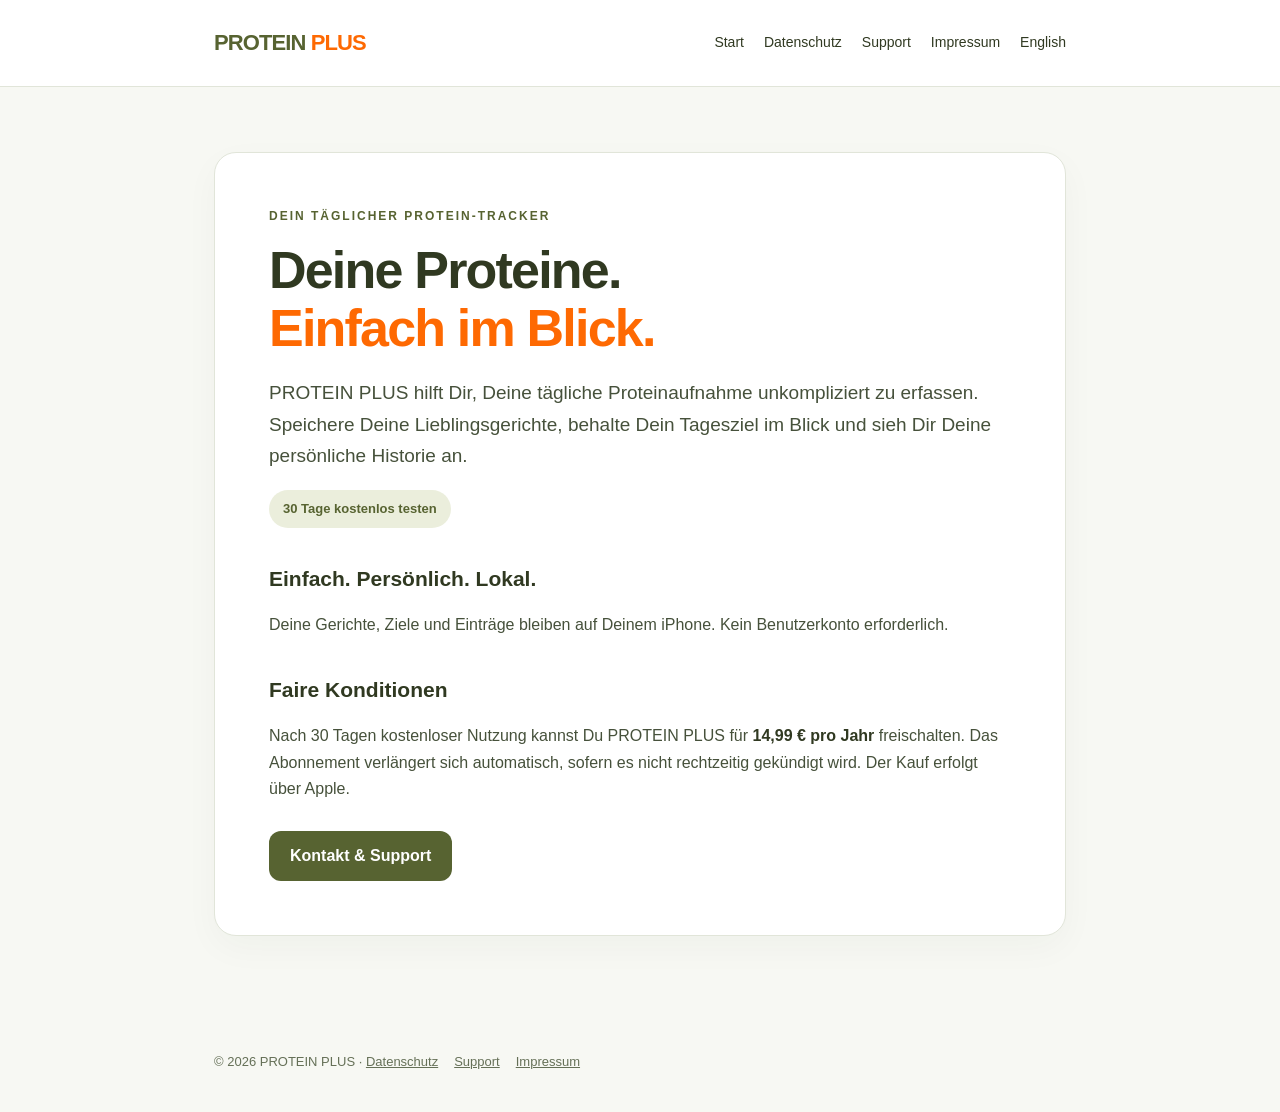
<file: index.html>
<!doctype html><html lang="de"><head><meta charset="utf-8"><meta name="viewport" content="width=device-width,initial-scale=1"><meta name="color-scheme" content="light"><meta name="description" content="PROTEIN PLUS – Proteinaufnahme einfach erfassen."><title>Start | PROTEIN PLUS</title><link rel="stylesheet" href="style.css"></head><body><header><div class="wrap nav"><a class="brand" href="index.html">PROTEIN <span>PLUS</span></a><nav aria-label="Navigation"><a href="index.html">Start</a><a href="datenschutz.html">Datenschutz</a><a href="support.html">Support</a><a href="impressum.html">Impressum</a><a href="index-en.html" hreflang="en" lang="en" aria-label="Read this page in English">English</a></nav></div></header><main><div class="wrap"><article class="card"><div class="eyebrow">Dein täglicher Protein-Tracker</div><h1>Deine Proteine.<br><span class="accent">Einfach im Blick.</span></h1><p class="lead">PROTEIN PLUS hilft Dir, Deine tägliche Proteinaufnahme unkompliziert zu erfassen. Speichere Deine Lieblingsgerichte, behalte Dein Tagesziel im Blick und sieh Dir Deine persönliche Historie an.</p><span class="pill">30 Tage kostenlos testen</span><h2>Einfach. Persönlich. Lokal.</h2><p>Deine Gerichte, Ziele und Einträge bleiben auf Deinem iPhone. Kein Benutzerkonto erforderlich.</p><h2>Faire Konditionen</h2><p>Nach 30 Tagen kostenloser Nutzung kannst Du PROTEIN PLUS für <strong>14,99 € pro Jahr</strong> freischalten. Das Abonnement verlängert sich automatisch, sofern es nicht rechtzeitig gekündigt wird. Der Kauf erfolgt über Apple.</p><a class="button" href="support.html">Kontakt & Support</a></article></div></main><footer><div class="wrap">© 2026 PROTEIN PLUS · <a href="datenschutz.html">Datenschutz</a><a href="support.html">Support</a><a href="impressum.html">Impressum</a></div></footer></body></html>
</file>
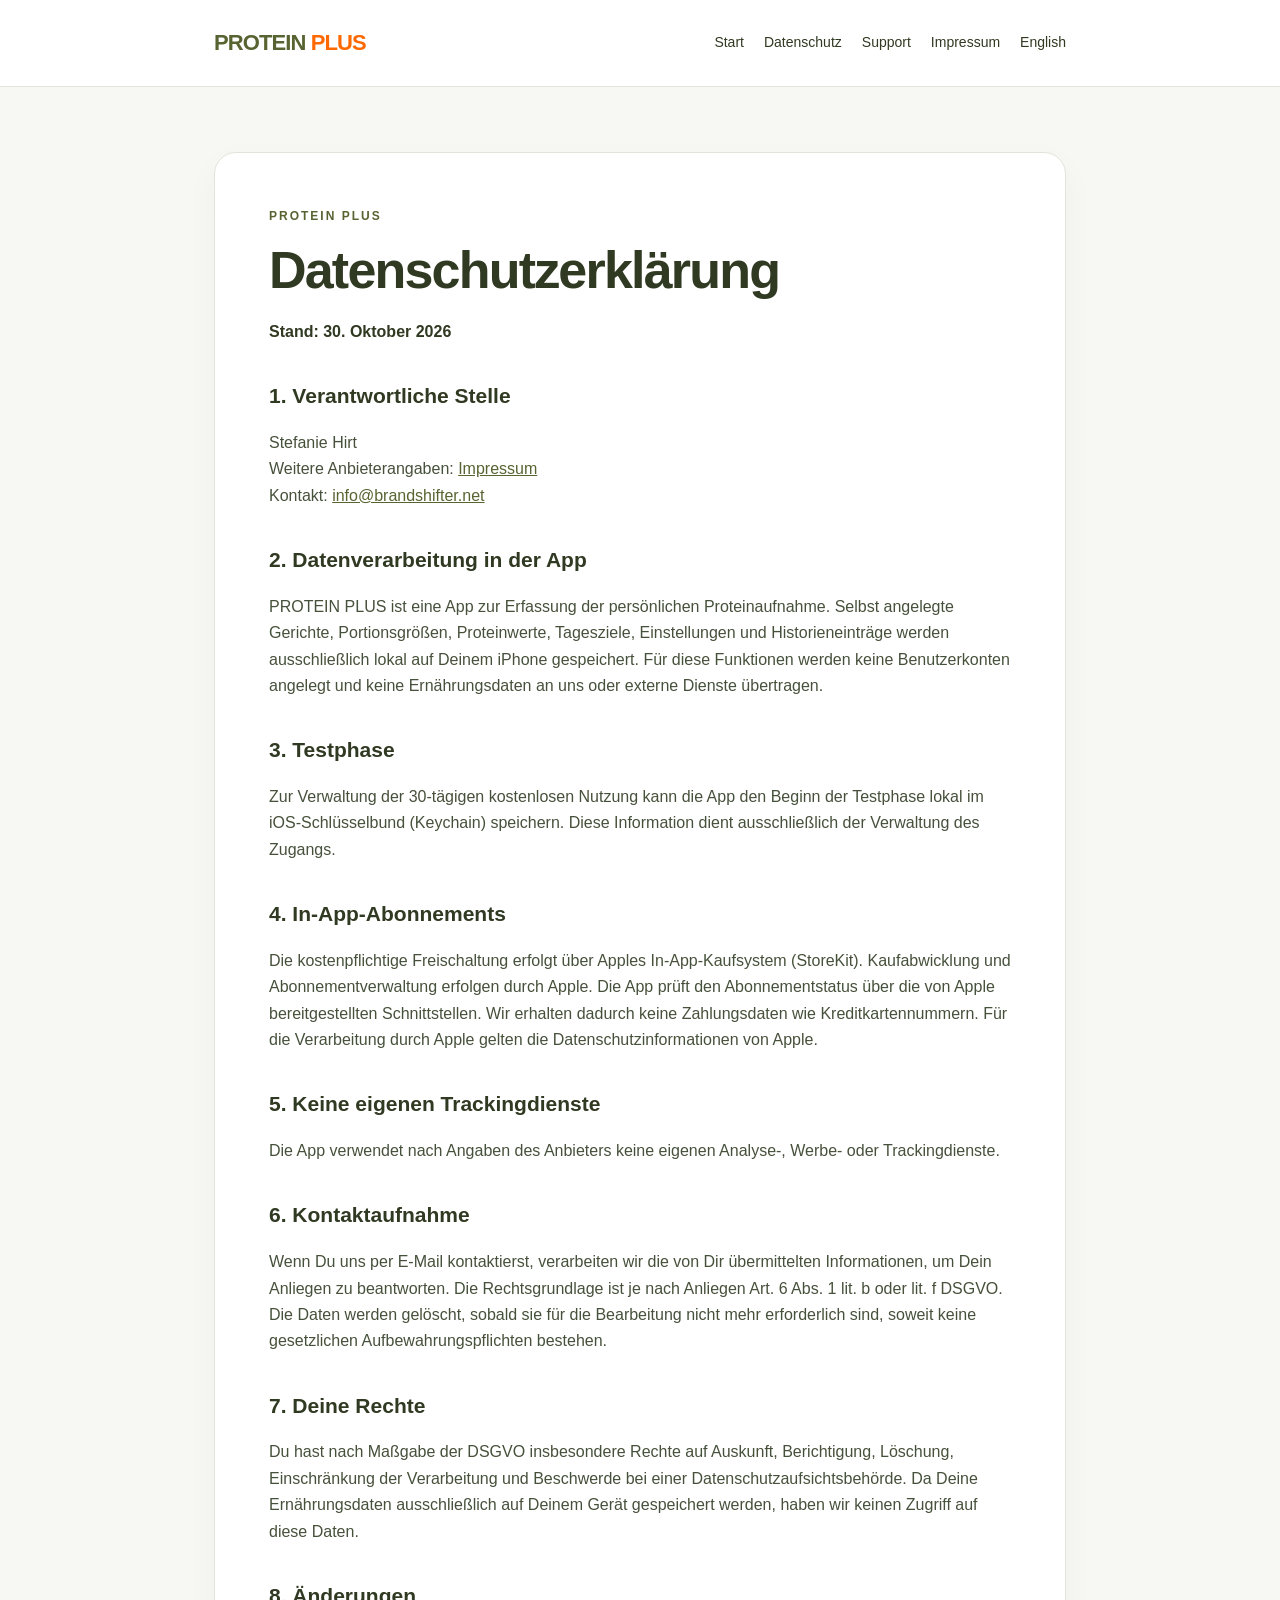
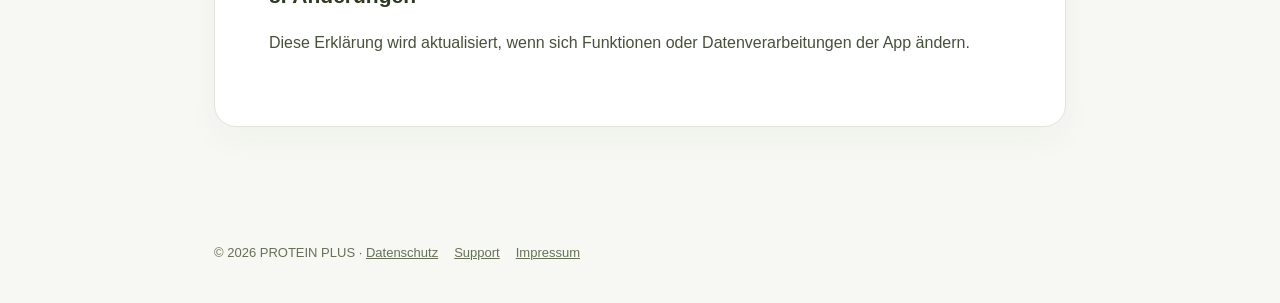
<file: datenschutz.html>
<!doctype html><html lang="de"><head><meta charset="utf-8"><meta name="viewport" content="width=device-width,initial-scale=1"><meta name="color-scheme" content="light"><meta name="description" content="PROTEIN PLUS – Proteinaufnahme einfach erfassen."><title>Datenschutz | PROTEIN PLUS</title><link rel="stylesheet" href="style.css"></head><body><header><div class="wrap nav"><a class="brand" href="index.html">PROTEIN <span>PLUS</span></a><nav aria-label="Navigation"><a href="index.html">Start</a><a href="datenschutz.html">Datenschutz</a><a href="support.html">Support</a><a href="impressum.html">Impressum</a><a href="privacy-en.html" hreflang="en" lang="en" aria-label="Read this page in English">English</a></nav></div></header><main><div class="wrap"><article class="card"><div class="eyebrow">PROTEIN PLUS</div><h1>Datenschutzerklärung</h1><p><strong>Stand: 30. Oktober 2026</strong></p><h2>1. Verantwortliche Stelle</h2><p>Stefanie Hirt<br>Weitere Anbieterangaben: <a href="impressum.html">Impressum</a><br>Kontakt: <a href="mailto:info@brandshifter.net">info@brandshifter.net</a></p><h2>2. Datenverarbeitung in der App</h2><p>PROTEIN PLUS ist eine App zur Erfassung der persönlichen Proteinaufnahme. Selbst angelegte Gerichte, Portionsgrößen, Proteinwerte, Tagesziele, Einstellungen und Historieneinträge werden ausschließlich lokal auf Deinem iPhone gespeichert. Für diese Funktionen werden keine Benutzerkonten angelegt und keine Ernährungsdaten an uns oder externe Dienste übertragen.</p><h2>3. Testphase</h2><p>Zur Verwaltung der 30-tägigen kostenlosen Nutzung kann die App den Beginn der Testphase lokal im iOS-Schlüsselbund (Keychain) speichern. Diese Information dient ausschließlich der Verwaltung des Zugangs.</p><h2>4. In-App-Abonnements</h2><p>Die kostenpflichtige Freischaltung erfolgt über Apples In-App-Kaufsystem (StoreKit). Kaufabwicklung und Abonnementverwaltung erfolgen durch Apple. Die App prüft den Abonnementstatus über die von Apple bereitgestellten Schnittstellen. Wir erhalten dadurch keine Zahlungsdaten wie Kreditkartennummern. Für die Verarbeitung durch Apple gelten die Datenschutzinformationen von Apple.</p><h2>5. Keine eigenen Trackingdienste</h2><p>Die App verwendet nach Angaben des Anbieters keine eigenen Analyse-, Werbe- oder Trackingdienste.</p><h2>6. Kontaktaufnahme</h2><p>Wenn Du uns per E-Mail kontaktierst, verarbeiten wir die von Dir übermittelten Informationen, um Dein Anliegen zu beantworten. Die Rechtsgrundlage ist je nach Anliegen Art. 6 Abs. 1 lit. b oder lit. f DSGVO. Die Daten werden gelöscht, sobald sie für die Bearbeitung nicht mehr erforderlich sind, soweit keine gesetzlichen Aufbewahrungspflichten bestehen.</p><h2>7. Deine Rechte</h2><p>Du hast nach Maßgabe der DSGVO insbesondere Rechte auf Auskunft, Berichtigung, Löschung, Einschränkung der Verarbeitung und Beschwerde bei einer Datenschutzaufsichtsbehörde. Da Deine Ernährungsdaten ausschließlich auf Deinem Gerät gespeichert werden, haben wir keinen Zugriff auf diese Daten.</p><h2>8. Änderungen</h2><p>Diese Erklärung wird aktualisiert, wenn sich Funktionen oder Datenverarbeitungen der App ändern.</p></article></div></main><footer><div class="wrap">© 2026 PROTEIN PLUS · <a href="datenschutz.html">Datenschutz</a><a href="support.html">Support</a><a href="impressum.html">Impressum</a></div></footer></body></html>
</file>
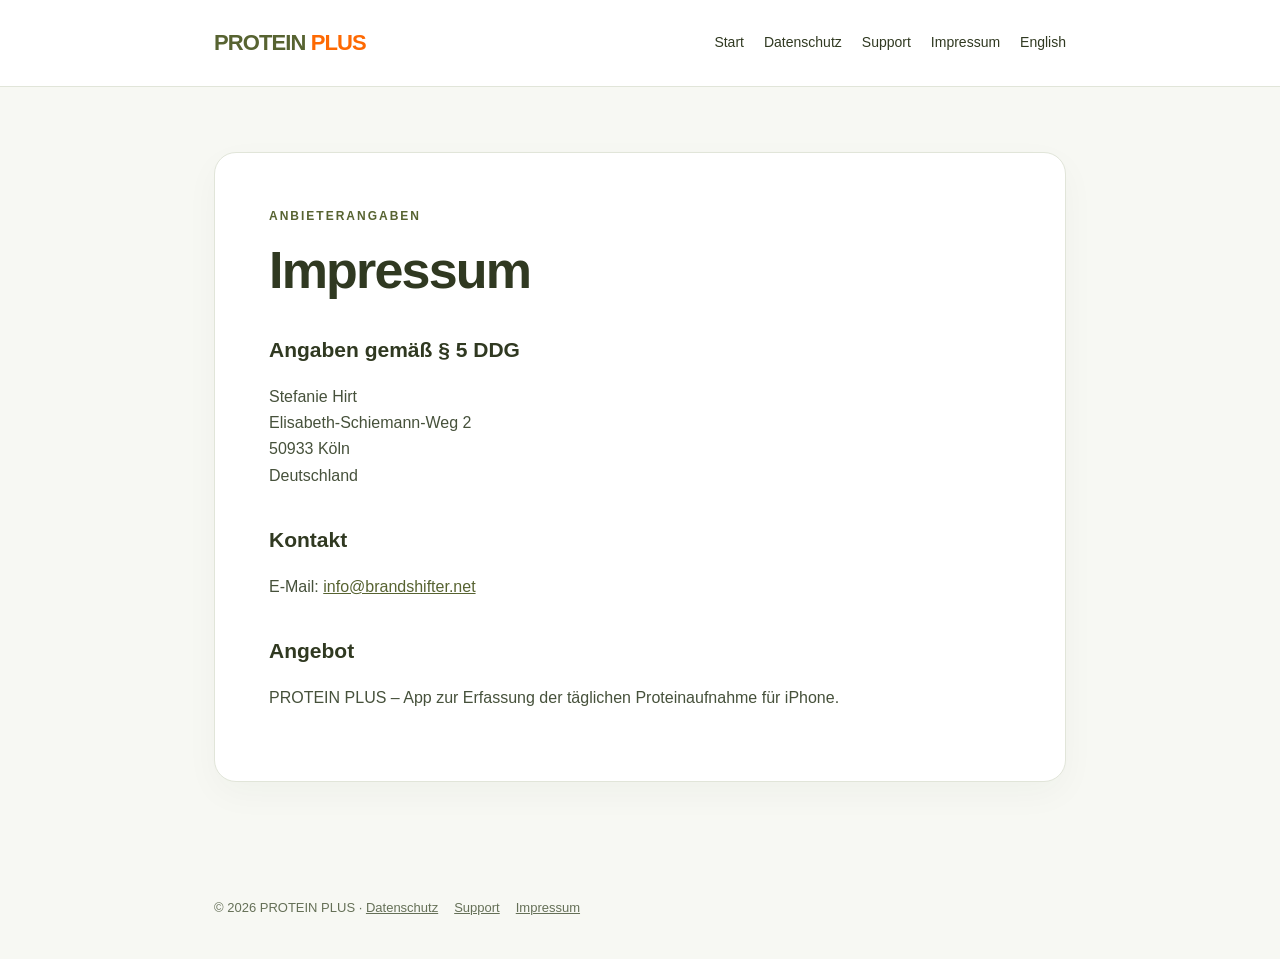
<file: impressum.html>
<!doctype html><html lang="de"><head><meta charset="utf-8"><meta name="viewport" content="width=device-width,initial-scale=1"><meta name="color-scheme" content="light"><meta name="description" content="PROTEIN PLUS – Proteinaufnahme einfach erfassen."><title>Impressum | PROTEIN PLUS</title><link rel="stylesheet" href="style.css"></head><body><header><div class="wrap nav"><a class="brand" href="index.html">PROTEIN <span>PLUS</span></a><nav aria-label="Navigation"><a href="index.html">Start</a><a href="datenschutz.html">Datenschutz</a><a href="support.html">Support</a><a href="impressum.html">Impressum</a><a href="legal-en.html" hreflang="en" lang="en" aria-label="Read this page in English">English</a></nav></div></header><main><div class="wrap"><article class="card"><div class="eyebrow">Anbieterangaben</div><h1>Impressum</h1><h2>Angaben gemäß § 5 DDG</h2><p>Stefanie Hirt<br>Elisabeth-Schiemann-Weg 2<br>50933 Köln<br>Deutschland</p><h2>Kontakt</h2><p>E-Mail: <a href="mailto:info@brandshifter.net">info@brandshifter.net</a></p><h2>Angebot</h2><p>PROTEIN PLUS – App zur Erfassung der täglichen Proteinaufnahme für iPhone.</p></article></div></main><footer><div class="wrap">© 2026 PROTEIN PLUS · <a href="datenschutz.html">Datenschutz</a><a href="support.html">Support</a><a href="impressum.html">Impressum</a></div></footer></body></html>
</file>
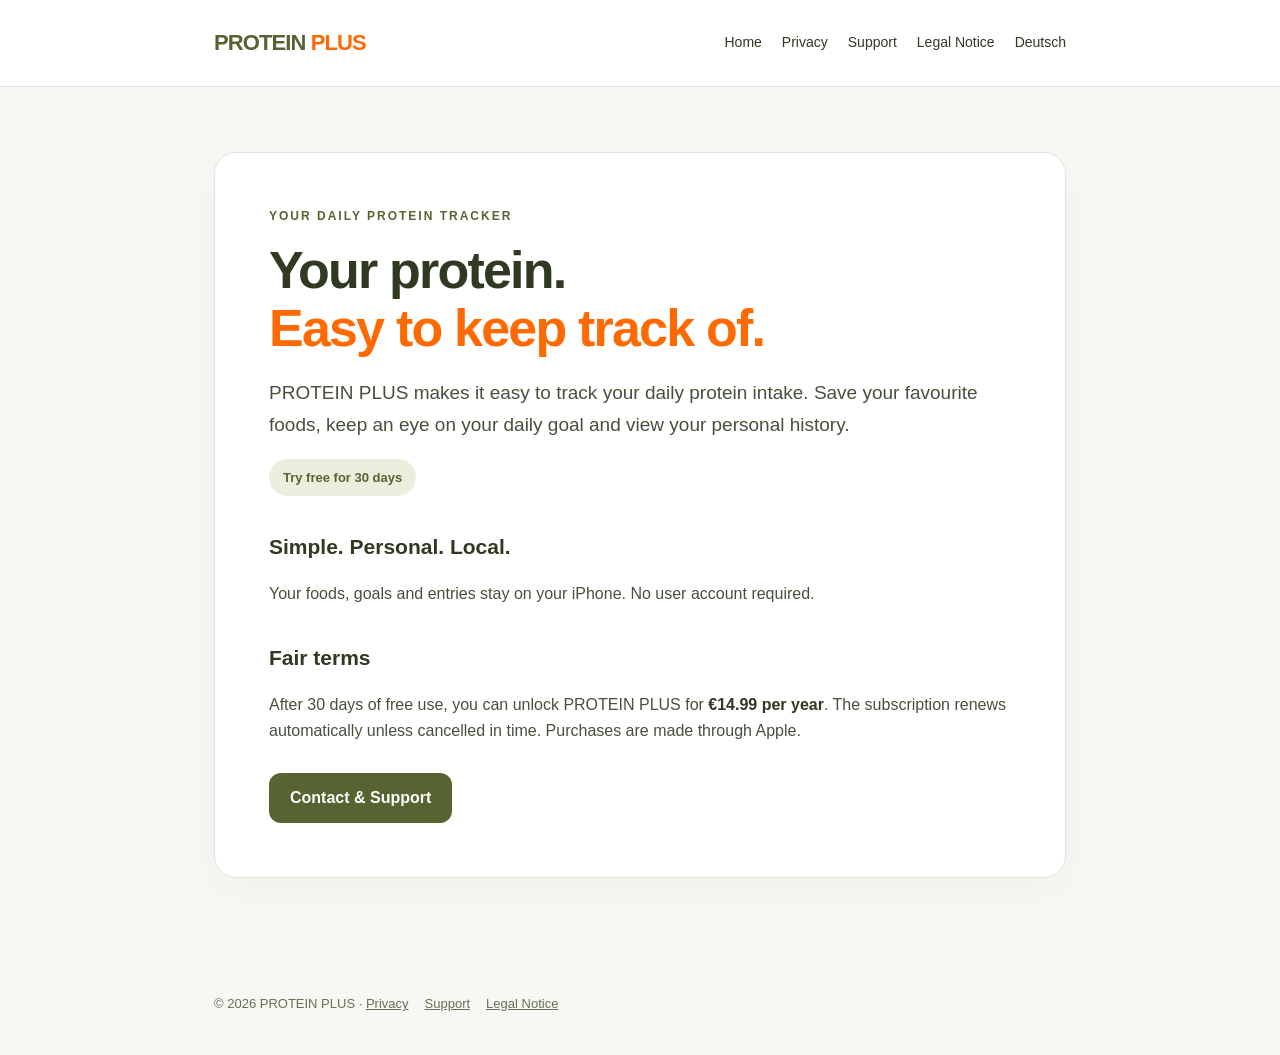
<file: index-en.html>
<!doctype html><html lang="en"><head><meta charset="utf-8"><meta name="viewport" content="width=device-width,initial-scale=1"><meta name="color-scheme" content="light"><meta name="description" content="PROTEIN PLUS – Track your protein intake with ease."><title>Home | PROTEIN PLUS</title><link rel="stylesheet" href="style.css"><link rel="alternate" hreflang="de" href="index.html"><link rel="alternate" hreflang="en" href="index-en.html"></head><body><header><div class="wrap nav"><a class="brand" href="index-en.html">PROTEIN <span>PLUS</span></a><nav aria-label="Navigation"><a href="index-en.html">Home</a><a href="privacy-en.html">Privacy</a><a href="support-en.html">Support</a><a href="legal-en.html">Legal Notice</a><a href="index.html" hreflang="de" lang="de" aria-label="Diese Seite auf Deutsch lesen">Deutsch</a></nav></div></header><main><div class="wrap"><article class="card"><div class="eyebrow">Your daily protein tracker</div><h1>Your protein.<br><span class="accent">Easy to keep track of.</span></h1><p class="lead">PROTEIN PLUS makes it easy to track your daily protein intake. Save your favourite foods, keep an eye on your daily goal and view your personal history.</p><span class="pill">Try free for 30 days</span><h2>Simple. Personal. Local.</h2><p>Your foods, goals and entries stay on your iPhone. No user account required.</p><h2>Fair terms</h2><p>After 30 days of free use, you can unlock PROTEIN PLUS for <strong>€14.99 per year</strong>. The subscription renews automatically unless cancelled in time. Purchases are made through Apple.</p><a class="button" href="support-en.html">Contact &amp; Support</a></article></div></main><footer><div class="wrap">© 2026 PROTEIN PLUS · <a href="privacy-en.html">Privacy</a><a href="support-en.html">Support</a><a href="legal-en.html">Legal Notice</a></div></footer></body></html>
</file>
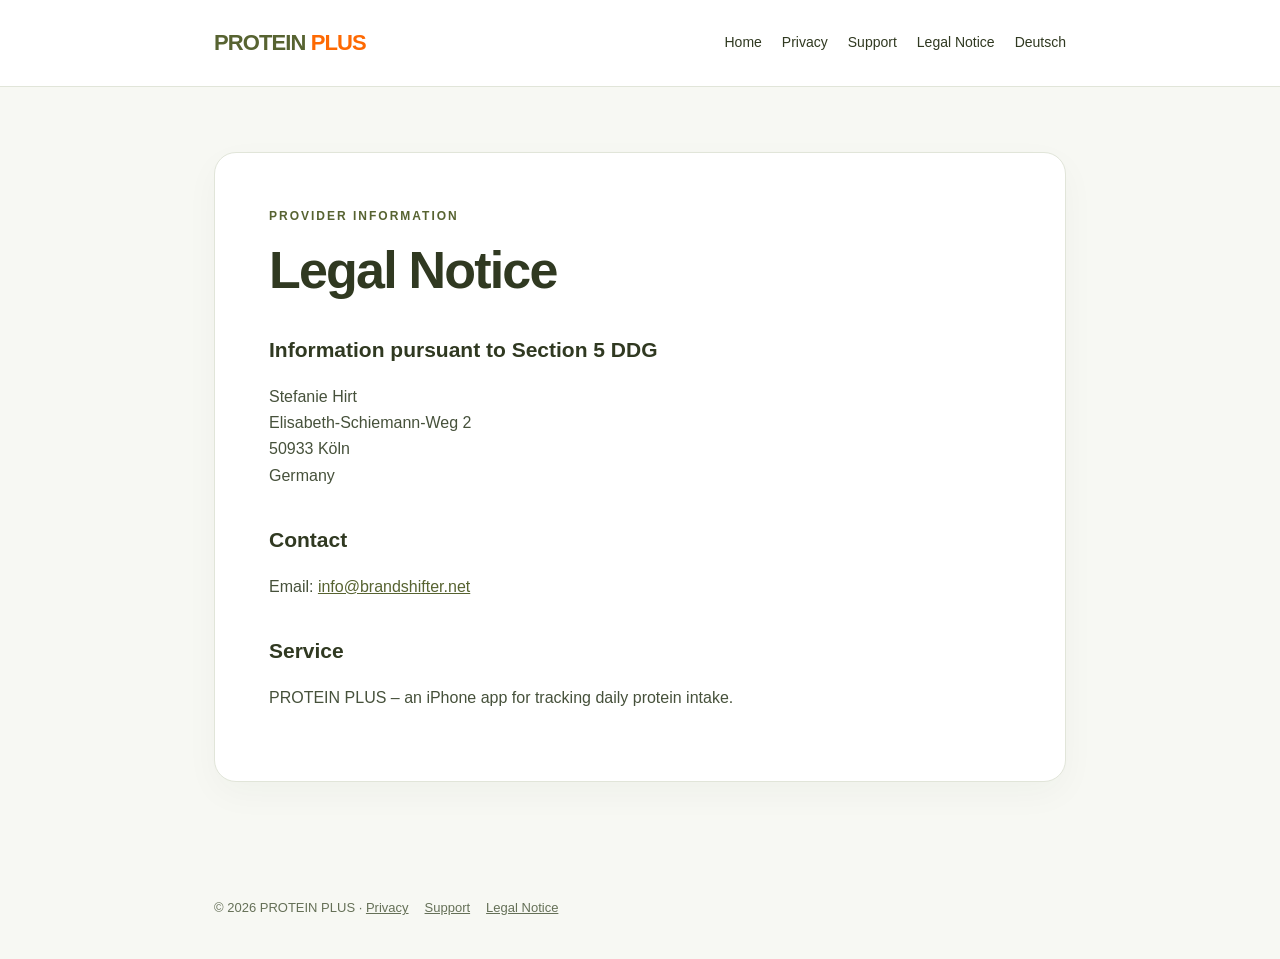
<file: legal-en.html>
<!doctype html><html lang="en"><head><meta charset="utf-8"><meta name="viewport" content="width=device-width,initial-scale=1"><meta name="color-scheme" content="light"><meta name="description" content="PROTEIN PLUS – Track your protein intake with ease."><title>Legal Notice | PROTEIN PLUS</title><link rel="stylesheet" href="style.css"><link rel="alternate" hreflang="de" href="impressum.html"><link rel="alternate" hreflang="en" href="legal-en.html"></head><body><header><div class="wrap nav"><a class="brand" href="index-en.html">PROTEIN <span>PLUS</span></a><nav aria-label="Navigation"><a href="index-en.html">Home</a><a href="privacy-en.html">Privacy</a><a href="support-en.html">Support</a><a href="legal-en.html">Legal Notice</a><a href="impressum.html" hreflang="de" lang="de" aria-label="Diese Seite auf Deutsch lesen">Deutsch</a></nav></div></header><main><div class="wrap"><article class="card"><div class="eyebrow">Provider information</div><h1>Legal Notice</h1><h2>Information pursuant to Section 5 DDG</h2><p>Stefanie Hirt<br>Elisabeth-Schiemann-Weg 2<br>50933 Köln<br>Germany</p><h2>Contact</h2><p>Email: <a href="mailto:info@brandshifter.net">info@brandshifter.net</a></p><h2>Service</h2><p>PROTEIN PLUS – an iPhone app for tracking daily protein intake.</p></article></div></main><footer><div class="wrap">© 2026 PROTEIN PLUS · <a href="privacy-en.html">Privacy</a><a href="support-en.html">Support</a><a href="legal-en.html">Legal Notice</a></div></footer></body></html>
</file>
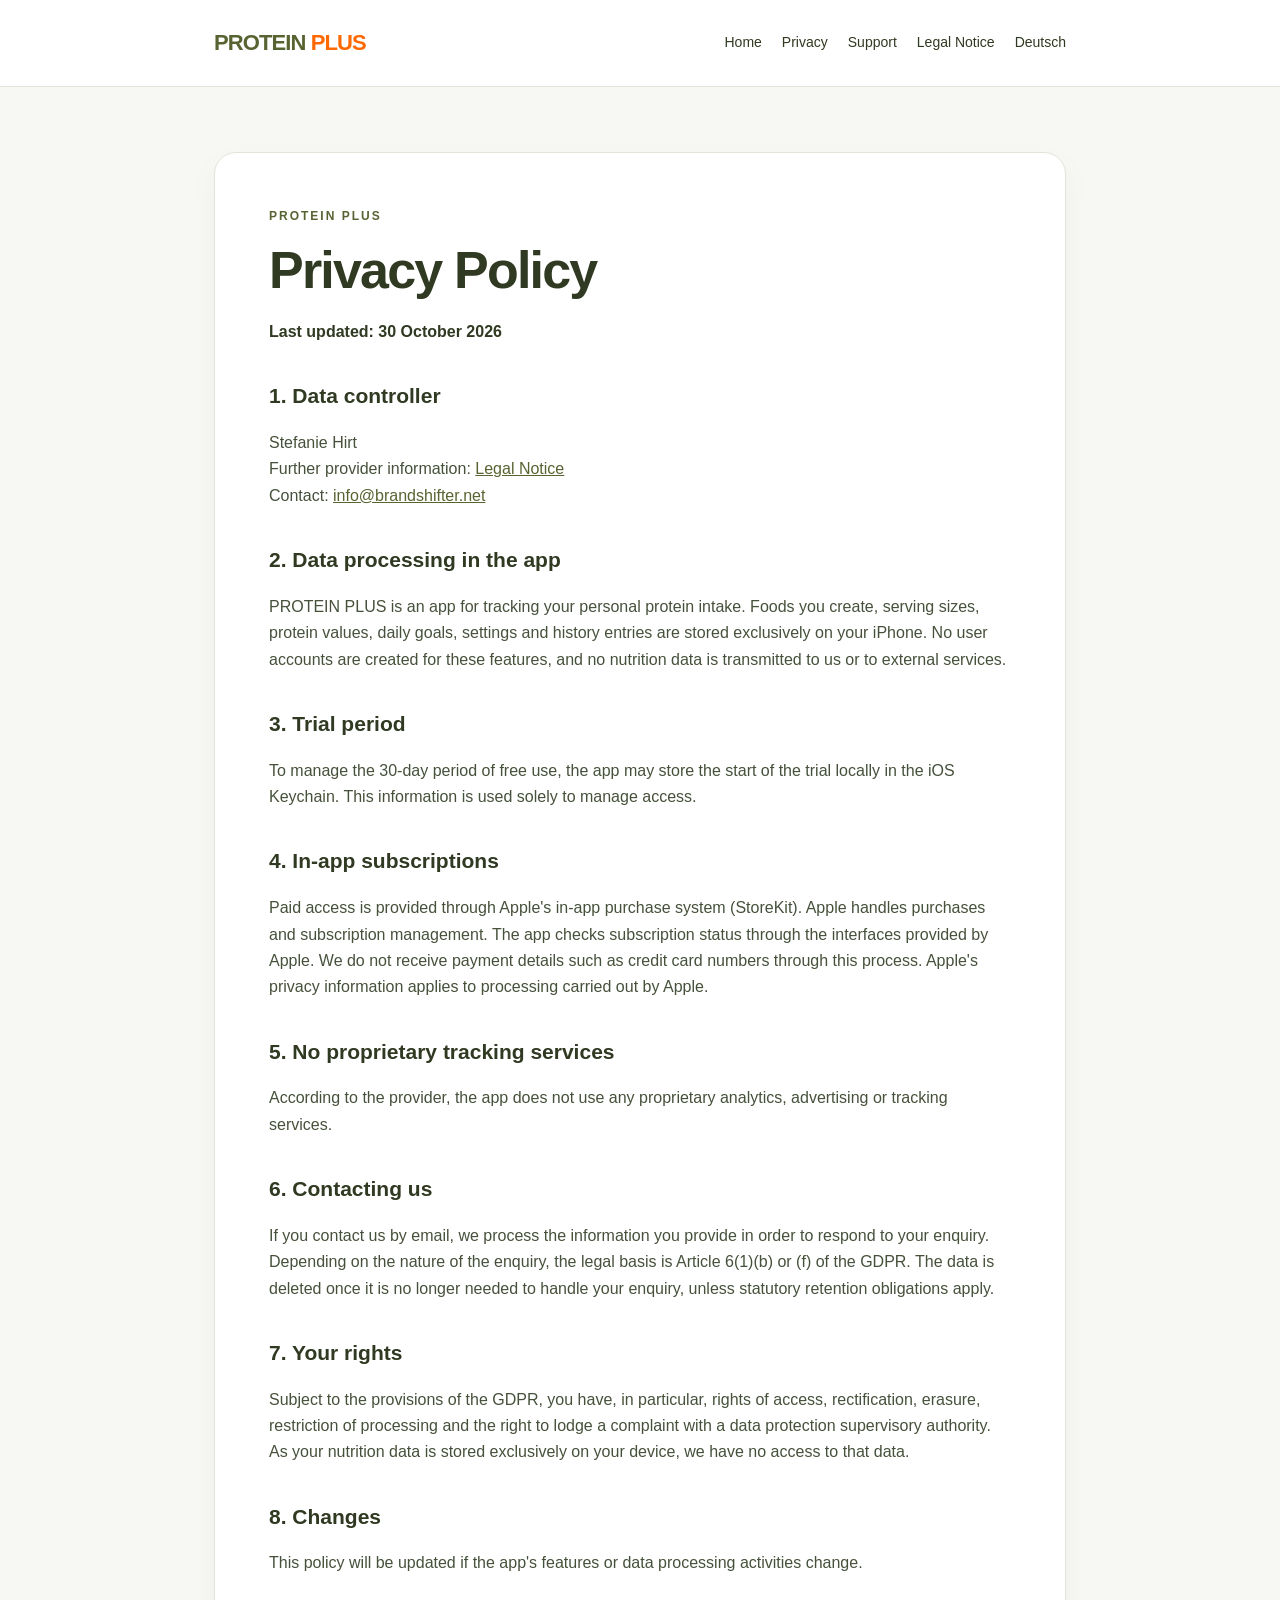
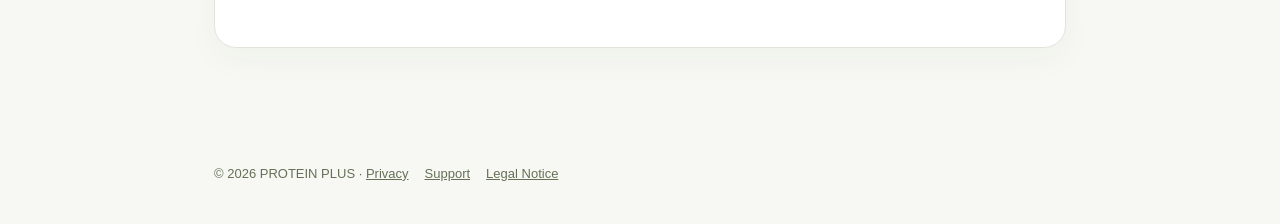
<file: privacy-en.html>
<!doctype html><html lang="en"><head><meta charset="utf-8"><meta name="viewport" content="width=device-width,initial-scale=1"><meta name="color-scheme" content="light"><meta name="description" content="PROTEIN PLUS – Track your protein intake with ease."><title>Privacy Policy | PROTEIN PLUS</title><link rel="stylesheet" href="style.css"><link rel="alternate" hreflang="de" href="datenschutz.html"><link rel="alternate" hreflang="en" href="privacy-en.html"></head><body><header><div class="wrap nav"><a class="brand" href="index-en.html">PROTEIN <span>PLUS</span></a><nav aria-label="Navigation"><a href="index-en.html">Home</a><a href="privacy-en.html">Privacy</a><a href="support-en.html">Support</a><a href="legal-en.html">Legal Notice</a><a href="datenschutz.html" hreflang="de" lang="de" aria-label="Diese Seite auf Deutsch lesen">Deutsch</a></nav></div></header><main><div class="wrap"><article class="card"><div class="eyebrow">PROTEIN PLUS</div><h1>Privacy Policy</h1><p><strong>Last updated: 30 October 2026</strong></p><h2>1. Data controller</h2><p>Stefanie Hirt<br>Further provider information: <a href="legal-en.html">Legal Notice</a><br>Contact: <a href="mailto:info@brandshifter.net">info@brandshifter.net</a></p><h2>2. Data processing in the app</h2><p>PROTEIN PLUS is an app for tracking your personal protein intake. Foods you create, serving sizes, protein values, daily goals, settings and history entries are stored exclusively on your iPhone. No user accounts are created for these features, and no nutrition data is transmitted to us or to external services.</p><h2>3. Trial period</h2><p>To manage the 30-day period of free use, the app may store the start of the trial locally in the iOS Keychain. This information is used solely to manage access.</p><h2>4. In-app subscriptions</h2><p>Paid access is provided through Apple's in-app purchase system (StoreKit). Apple handles purchases and subscription management. The app checks subscription status through the interfaces provided by Apple. We do not receive payment details such as credit card numbers through this process. Apple's privacy information applies to processing carried out by Apple.</p><h2>5. No proprietary tracking services</h2><p>According to the provider, the app does not use any proprietary analytics, advertising or tracking services.</p><h2>6. Contacting us</h2><p>If you contact us by email, we process the information you provide in order to respond to your enquiry. Depending on the nature of the enquiry, the legal basis is Article 6(1)(b) or (f) of the GDPR. The data is deleted once it is no longer needed to handle your enquiry, unless statutory retention obligations apply.</p><h2>7. Your rights</h2><p>Subject to the provisions of the GDPR, you have, in particular, rights of access, rectification, erasure, restriction of processing and the right to lodge a complaint with a data protection supervisory authority. As your nutrition data is stored exclusively on your device, we have no access to that data.</p><h2>8. Changes</h2><p>This policy will be updated if the app's features or data processing activities change.</p></article></div></main><footer><div class="wrap">© 2026 PROTEIN PLUS · <a href="privacy-en.html">Privacy</a><a href="support-en.html">Support</a><a href="legal-en.html">Legal Notice</a></div></footer></body></html>
</file>
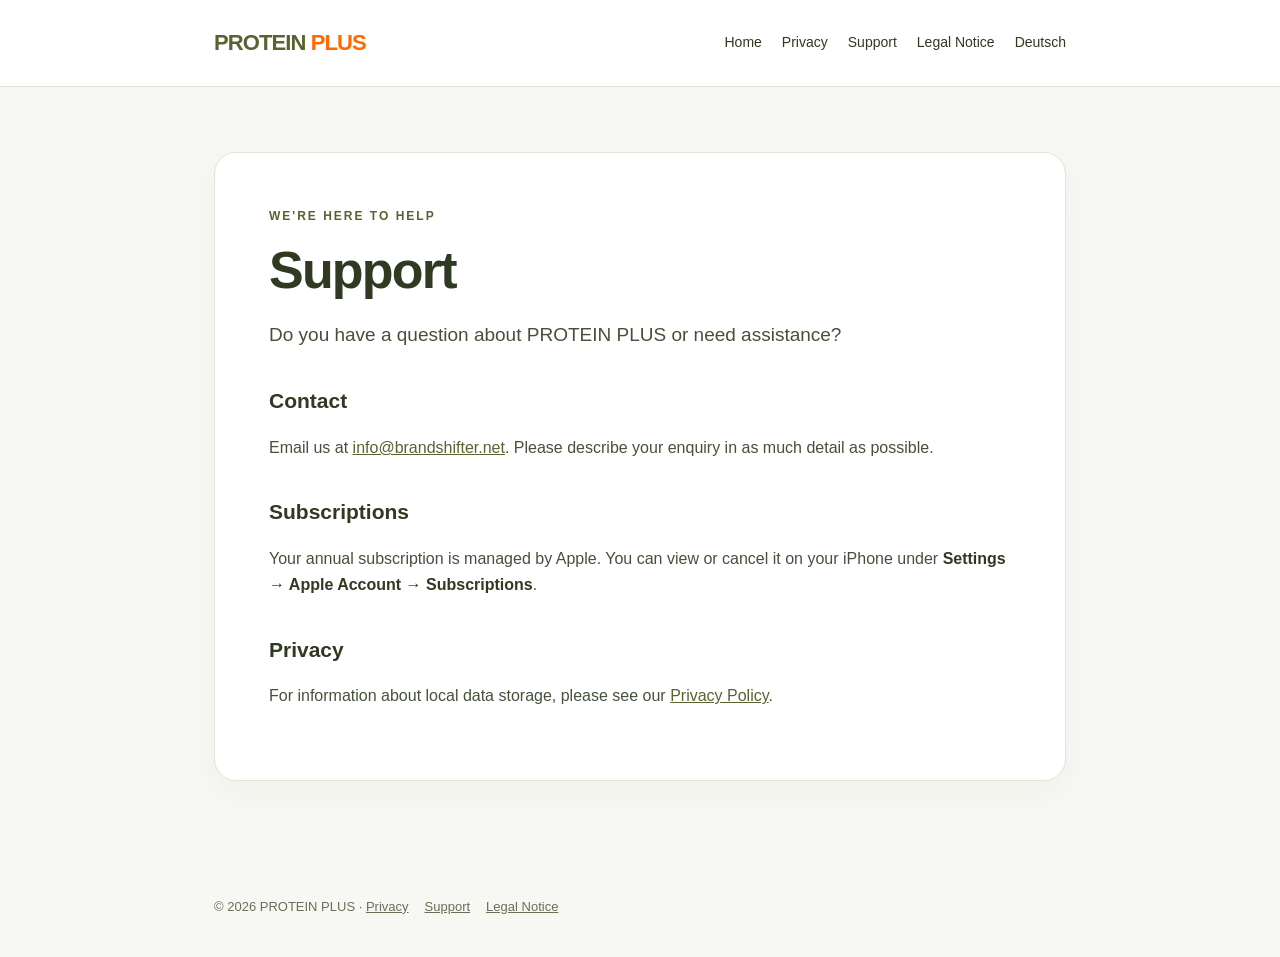
<file: support-en.html>
<!doctype html><html lang="en"><head><meta charset="utf-8"><meta name="viewport" content="width=device-width,initial-scale=1"><meta name="color-scheme" content="light"><meta name="description" content="PROTEIN PLUS – Track your protein intake with ease."><title>Support | PROTEIN PLUS</title><link rel="stylesheet" href="style.css"><link rel="alternate" hreflang="de" href="support.html"><link rel="alternate" hreflang="en" href="support-en.html"></head><body><header><div class="wrap nav"><a class="brand" href="index-en.html">PROTEIN <span>PLUS</span></a><nav aria-label="Navigation"><a href="index-en.html">Home</a><a href="privacy-en.html">Privacy</a><a href="support-en.html">Support</a><a href="legal-en.html">Legal Notice</a><a href="support.html" hreflang="de" lang="de" aria-label="Diese Seite auf Deutsch lesen">Deutsch</a></nav></div></header><main><div class="wrap"><article class="card"><div class="eyebrow">We're here to help</div><h1>Support</h1><p class="lead">Do you have a question about PROTEIN PLUS or need assistance?</p><h2>Contact</h2><p>Email us at <a href="mailto:info@brandshifter.net">info@brandshifter.net</a>. Please describe your enquiry in as much detail as possible.</p><h2>Subscriptions</h2><p>Your annual subscription is managed by Apple. You can view or cancel it on your iPhone under <strong>Settings → Apple Account → Subscriptions</strong>.</p><h2>Privacy</h2><p>For information about local data storage, please see our <a href="privacy-en.html">Privacy Policy</a>.</p></article></div></main><footer><div class="wrap">© 2026 PROTEIN PLUS · <a href="privacy-en.html">Privacy</a><a href="support-en.html">Support</a><a href="legal-en.html">Legal Notice</a></div></footer></body></html>
</file>
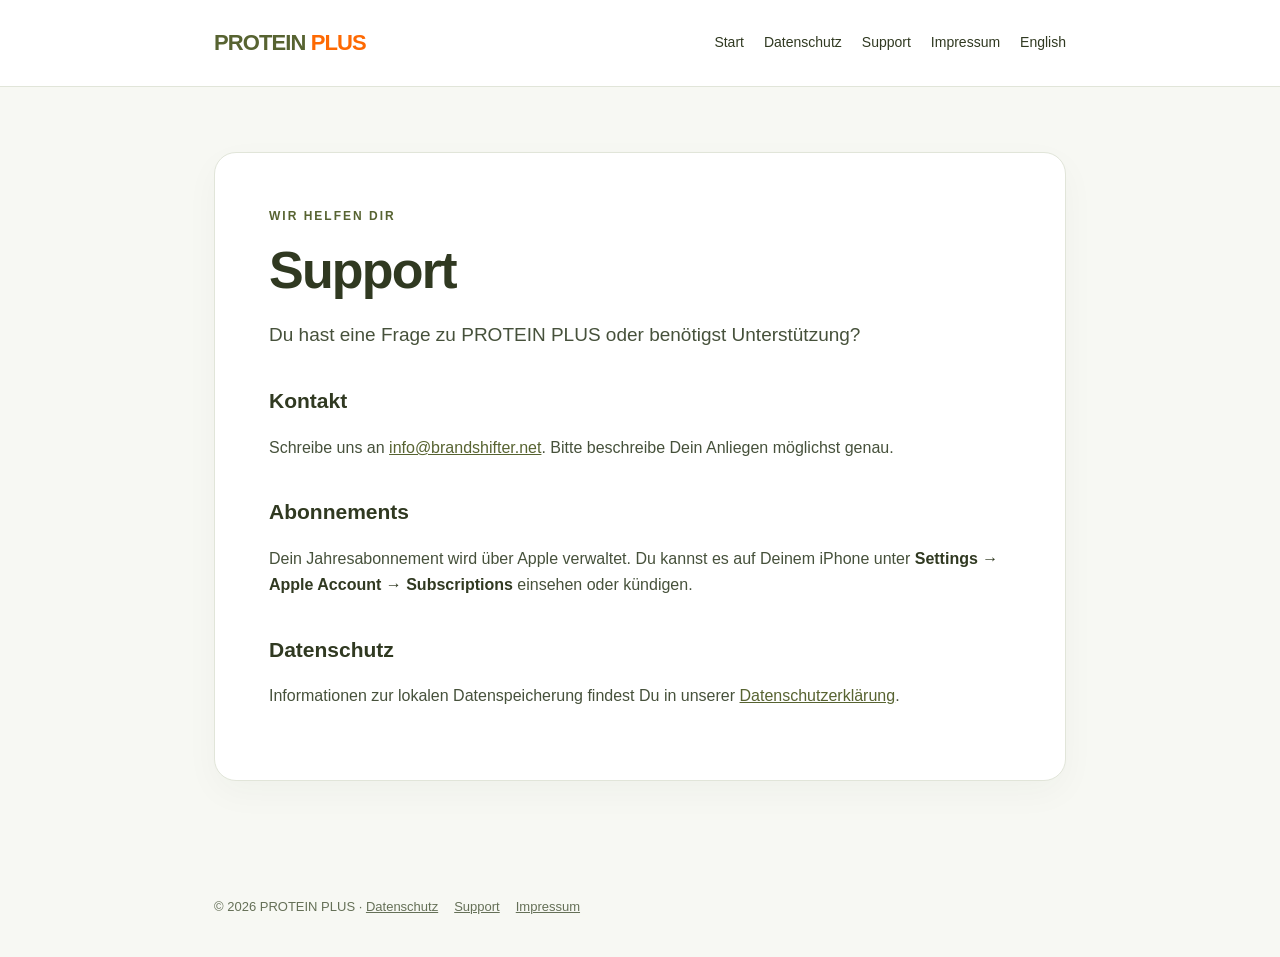
<file: support.html>
<!doctype html><html lang="de"><head><meta charset="utf-8"><meta name="viewport" content="width=device-width,initial-scale=1"><meta name="color-scheme" content="light"><meta name="description" content="PROTEIN PLUS – Proteinaufnahme einfach erfassen."><title>Support | PROTEIN PLUS</title><link rel="stylesheet" href="style.css"></head><body><header><div class="wrap nav"><a class="brand" href="index.html">PROTEIN <span>PLUS</span></a><nav aria-label="Navigation"><a href="index.html">Start</a><a href="datenschutz.html">Datenschutz</a><a href="support.html">Support</a><a href="impressum.html">Impressum</a><a href="support-en.html" hreflang="en" lang="en" aria-label="Read this page in English">English</a></nav></div></header><main><div class="wrap"><article class="card"><div class="eyebrow">Wir helfen Dir</div><h1>Support</h1><p class="lead">Du hast eine Frage zu PROTEIN PLUS oder benötigst Unterstützung?</p><h2>Kontakt</h2><p>Schreibe uns an <a href="mailto:info@brandshifter.net">info@brandshifter.net</a>. Bitte beschreibe Dein Anliegen möglichst genau.</p><h2>Abonnements</h2><p>Dein Jahresabonnement wird über Apple verwaltet. Du kannst es auf Deinem iPhone unter <strong>Settings → Apple Account → Subscriptions</strong> einsehen oder kündigen.</p><h2>Datenschutz</h2><p>Informationen zur lokalen Datenspeicherung findest Du in unserer <a href="datenschutz.html">Datenschutzerklärung</a>.</p></article></div></main><footer><div class="wrap">© 2026 PROTEIN PLUS · <a href="datenschutz.html">Datenschutz</a><a href="support.html">Support</a><a href="impressum.html">Impressum</a></div></footer></body></html>
</file>
<file: style.css>
:root{--green:#576331;--orange:#FE6902;--ink:#303921;--muted:#657057;--bg:#F7F8F3;--line:#E1E5D9}*{box-sizing:border-box}body{margin:0;font-family:-apple-system,BlinkMacSystemFont,"Helvetica Neue",Arial,sans-serif;background:var(--bg);color:var(--ink);line-height:1.65}header{background:#fff;border-bottom:1px solid var(--line)}.wrap{max-width:900px;margin:auto;padding:0 24px}.nav{display:flex;justify-content:space-between;align-items:center;gap:18px;min-height:86px;flex-wrap:wrap}.brand{font-size:22px;font-weight:850;letter-spacing:-.9px;color:var(--green);text-decoration:none}.brand span{color:var(--orange)}nav{display:flex;gap:20px;flex-wrap:wrap}nav a{font-size:14px;color:var(--ink);text-decoration:none}nav a:hover{color:var(--green)}main{padding:65px 0 90px}.eyebrow{color:var(--green);text-transform:uppercase;font-size:12px;font-weight:800;letter-spacing:2px}.card{background:white;border:1px solid var(--line);border-radius:22px;padding:clamp(25px,5vw,54px);box-shadow:0 12px 35px #17312809}h1{font-size:clamp(34px,5vw,52px);line-height:1.12;letter-spacing:-1.8px;margin:14px 0 20px}h2{font-size:21px;margin:34px 0 9px}p,li{color:#46513B}strong{color:var(--ink)}.lead{font-size:19px}.accent{color:var(--orange)}a{color:var(--green)}.pill{display:inline-block;background:#EBEEDC;color:var(--green);padding:8px 14px;border-radius:999px;font-weight:750;font-size:13px}.button{display:inline-block;background:var(--green);color:white;text-decoration:none;padding:12px 21px;border-radius:12px;font-weight:700;margin-top:12px}.rule{height:1px;background:var(--line);margin:30px 0}footer{padding:25px 0 40px;color:var(--muted);font-size:13px}footer a{margin-right:16px;color:var(--muted)}.note{padding:18px;background:#FFF1E5;border-left:4px solid var(--orange);border-radius:8px} @media(max-width:600px){.nav{padding:18px 0}main{padding-top:30px}nav{gap:13px}}
</file>
